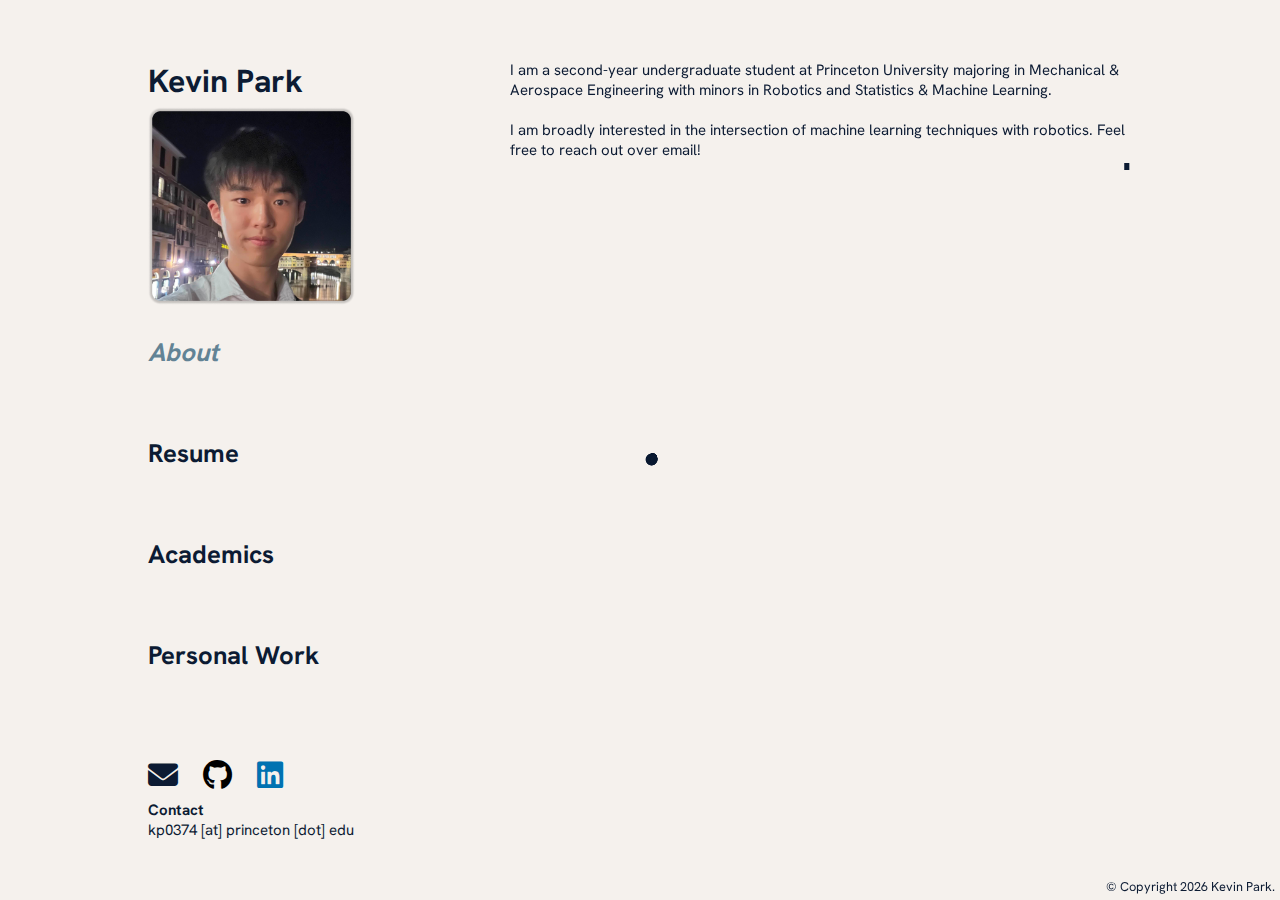
<file: index.html>
<!DOCTYPE html>
<html lang="en">
<head>
    <meta charset="UTF-8">
    <meta name="viewport" content="width=device-width, initial-scale=1.0">
    <title>Kevin Park's Portfolio</title>
    <link rel="icon" type="image/x-icon" href="media/robot.svg">
    <link rel="apple-touch-icon" href="media/robot.svg">
    <!-- Updated CSS link to reflect folder structure -->
    <link rel="stylesheet" href="css/styles.css">
</head>
<body>
    <canvas></canvas>

    <div class="main-container">
        <div class="left-content">
            <!-- Left side content -->
            <div id="my-name">Kevin Park</div>
            <img src="media/kevinprofile.png" id="my-profile"></img>

            <a class="navlink" id="navlink-selected">About</a>
            <a class="navlink" href="resume.html">Resume</a>
            <a class="navlink" href="academics.html">Academics</a>
            <a class="navlink" href="personalwork.html">Personal Work</a>

            <div style="margin-top:20px;flex-direction:row;gap:25px;display:flex;">
                <a id="email-icon" href="mailto:kp0374@princeton.edu">&#xf0e0</a>
                <a id="github-icon" href="https://github.com/Kev-Park">&#xf09b</a>
                <a id="linkedin-icon" href="https://linkedin.com/in/kev-pk">&#xf08c</a>
            </div>

            <div id="email-info">
                <b>Contact</b>
                <p>kp0374 [at] princeton [dot] edu</p>
            </div>
                
        </div>
        
        <div class="right-content">
            <!-- Right side content with many items to demonstrate scrolling -->
            <p class="content-text end-page">I am a second-year undergraduate student at Princeton University majoring in Mechanical & Aerospace Engineering with minors in Robotics and Statistics & Machine Learning.<br><br>I am broadly interested in the intersection of machine learning techniques with robotics. Feel free to reach out over email!</p>
            
        </div>
    </div>

    <!-- Updated JavaScript link to reflect folder structure -->
    <script src="js/script.js"></script>

    <div id="copyright">© Copyright <script>document.write(new Date().getFullYear())</script> Kevin Park.</div>
</body>
</html>
</file>
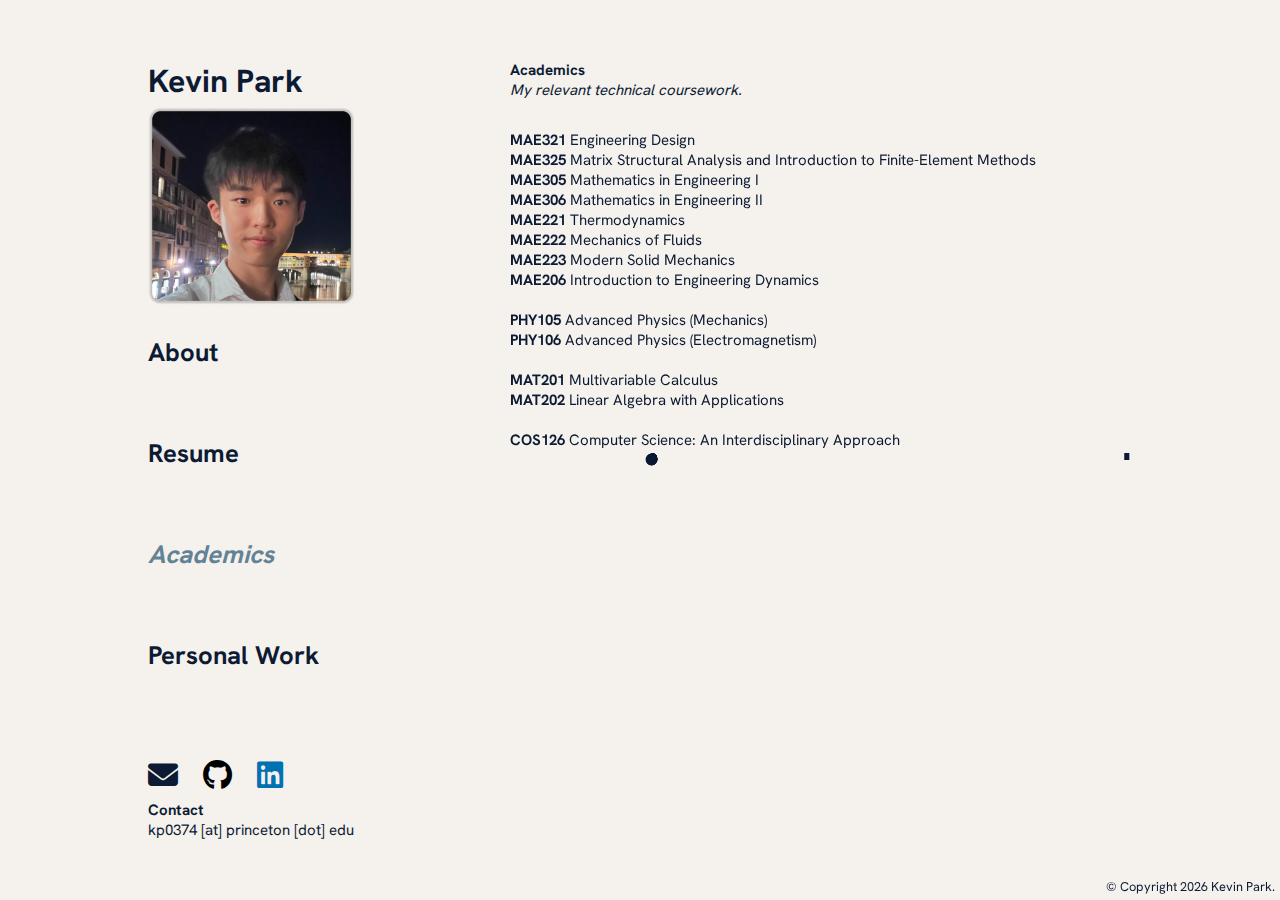
<file: academics.html>
<!DOCTYPE html>
<html lang="en">
<head>
    <meta charset="UTF-8">
    <meta name="viewport" content="width=device-width, initial-scale=1.0">
    <title>Kevin Park's Portfolio - Academics</title>
    <link rel="icon" type="image/x-icon" href="media/robot.svg">
    <link rel="apple-touch-icon" href="media/robot.svg">
    <!-- Updated CSS link to reflect folder structure -->
    <link rel="stylesheet" href="css/styles.css">
</head>
<body>
    <canvas></canvas>

    <div class="main-container">
        <div class="left-content">
            <!-- Left side content -->
            <div id="my-name">Kevin Park</div>
            <img src="media/kevinprofile.png" id="my-profile"></img>

            <a class="navlink" href="index.html">About</a>
            <a class="navlink" href="resume.html">Resume</a>
            <a class="navlink" id="navlink-selected">Academics</a>
            <a class="navlink"href="personalwork.html">Personal Work</a>

            <div style="margin-top:20px;flex-direction:row;gap:25px;display:flex;">
                <a id="email-icon" href="mailto:kp0374@princeton.edu">&#xf0e0</a>
                <a id="github-icon" href="https://github.com/Kev-Park">&#xf09b</a>
                <a id="linkedin-icon" href="https://linkedin.com/in/kev-pk">&#xf08c</a>
            </div>

            <div id="email-info">
                <b>Contact</b>
                <p>kp0374 [at] princeton [dot] edu</p>
            </div>
                
        </div>
        
        <div class="right-content">
            <!-- Right side content with many items to demonstrate scrolling -->

            <p class="content-text"><b>Academics</b><br><i>My relevant technical coursework.</i></p>
            <p class="content-text end-page">
                <b>MAE321</b> Engineering Design <br>
                <b>MAE325</b> Matrix Structural Analysis and Introduction to Finite-Element Methods <br>
                <b>MAE305</b> Mathematics in Engineering I <br>
                <b>MAE306</b> Mathematics in Engineering II <br>
                <b>MAE221</b> Thermodynamics <br>
                <b>MAE222</b> Mechanics of Fluids <br>
                <b>MAE223</b> Modern Solid Mechanics <br>
                <b>MAE206</b> Introduction to Engineering Dynamics <br><br>
                <b>PHY105</b> Advanced Physics (Mechanics) <br>
                <b>PHY106</b> Advanced Physics (Electromagnetism) <br><br>
                <b>MAT201</b> Multivariable Calculus <br>
                <b>MAT202</b> Linear Algebra with Applications <br><br>
                <b>COS126</b> Computer Science: An Interdisciplinary Approach
            </p>
            
        </div>
    </div>

    <!-- Updated JavaScript link to reflect folder structure -->
    <script src="js/script.js"></script>

    <div id="copyright">© Copyright <script>document.write(new Date().getFullYear())</script> Kevin Park.</div>
</body>
</html>
</file>
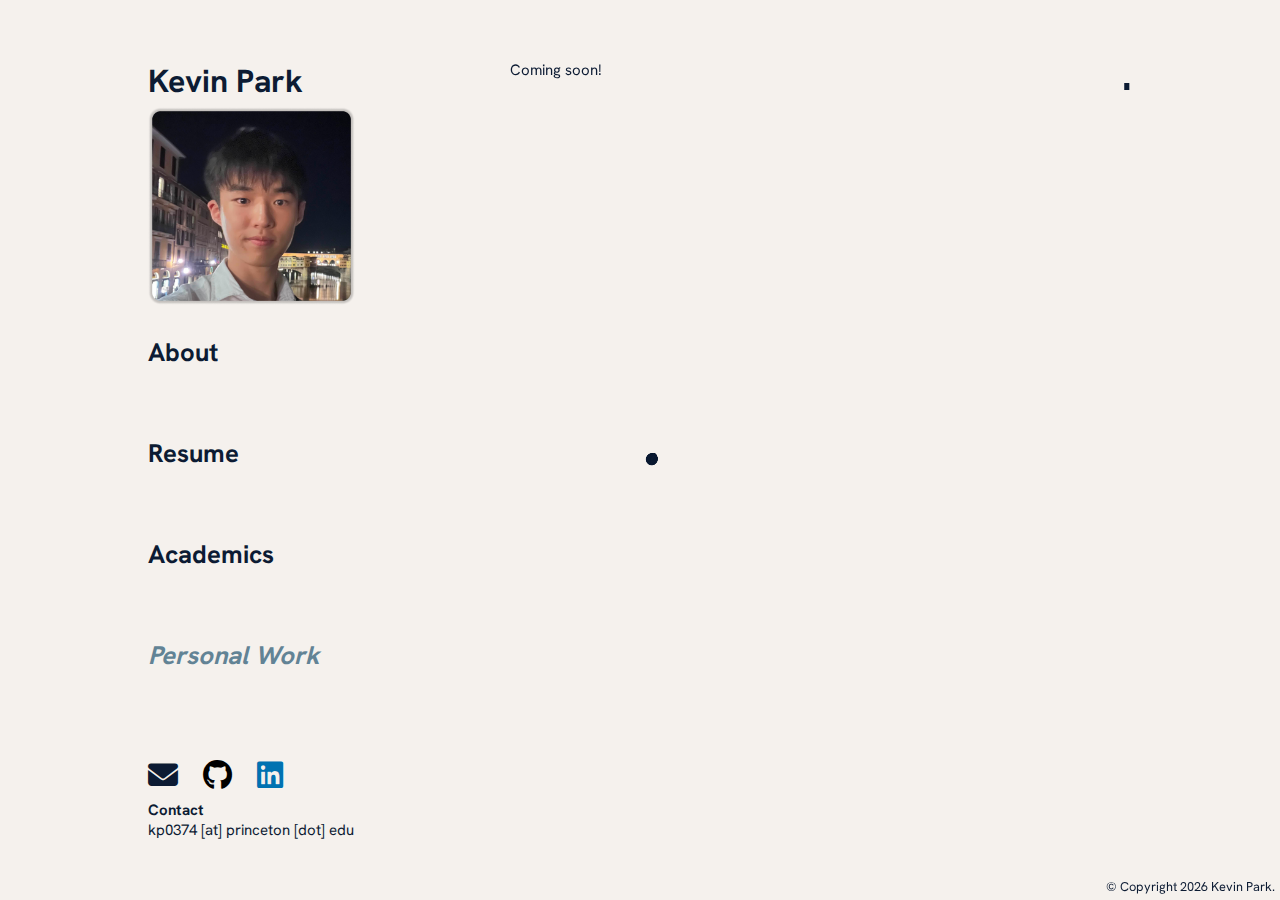
<file: personalwork.html>
<!DOCTYPE html>
<html lang="en">
<head>
    <meta charset="UTF-8">
    <meta name="viewport" content="width=device-width, initial-scale=1.0">
    <title>Kevin Park's Portfolio - Personal Work</title>
    <link rel="icon" type="image/x-icon" href="media/robot.svg">
    <link rel="apple-touch-icon" href="media/robot.svg">
    <!-- Updated CSS link to reflect folder structure -->
    <link rel="stylesheet" href="css/styles.css">
</head>
<body>
    <canvas></canvas>

    <div class="main-container">
        <div class="left-content">
            <!-- Left side content -->
            <div id="my-name">Kevin Park</div>
            <img src="media/kevinprofile.png" id="my-profile"></img>

            <a class="navlink" href="index.html">About</a>
            <a class="navlink" href="resume.html">Resume</a>
            <a class="navlink" href="academics.html">Academics</a>
            <a class="navlink" id="navlink-selected">Personal Work</a>

            <div style="margin-top:20px;flex-direction:row;gap:25px;display:flex;">
                <a id="email-icon" href="mailto:kp0374@princeton.edu">&#xf0e0</a>
                <a id="github-icon" href="https://github.com/Kev-Park">&#xf09b</a>
                <a id="linkedin-icon" href="https://linkedin.com/in/kev-pk">&#xf08c</a>
            </div>

            <div id="email-info">
                <b>Contact</b>
                <p>kp0374 [at] princeton [dot] edu</p>
            </div>
                
        </div>
        
        <div class="right-content">
            <!-- Right side content with many items to demonstrate scrolling -->
            <p class="content-text end-page">Coming soon!</p>
            
        </div>
    </div>

    <!-- Updated JavaScript link to reflect folder structure -->
    <script src="js/script.js"></script>

    <div id="copyright">© Copyright <script>document.write(new Date().getFullYear())</script> Kevin Park.</div>
</body>
</html>
</file>
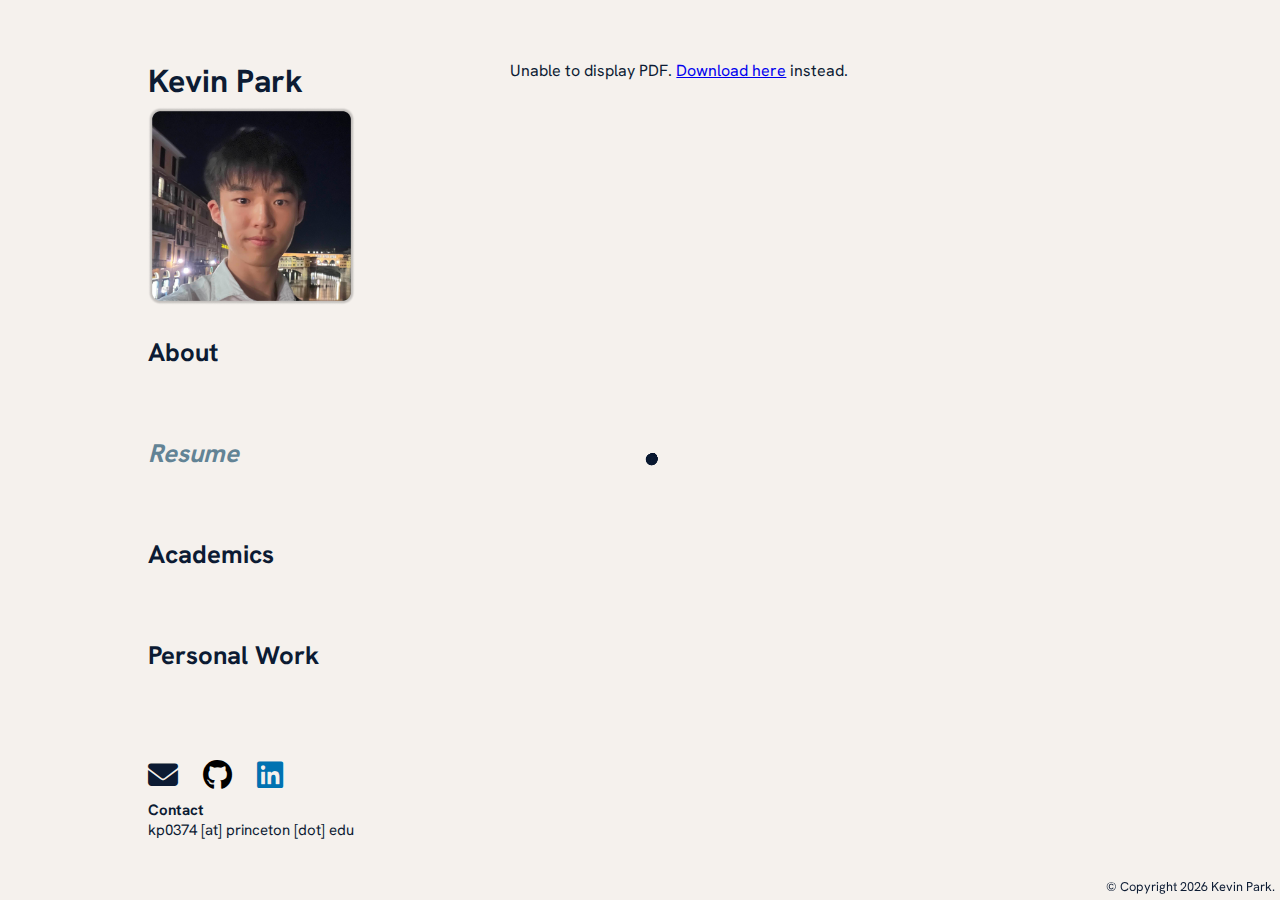
<file: resume.html>
<!DOCTYPE html>
<html lang="en">
<head>
    <meta charset="UTF-8">
    <meta name="viewport" content="width=device-width, initial-scale=1.0">
    <title>Kevin Park's Portfolio - Resume</title>
    <link rel="icon" type="image/x-icon" href="media/robot.svg">
    <link rel="apple-touch-icon" href="media/robot.svg">
    <!-- Updated CSS link to reflect folder structure -->
    <link rel="stylesheet" href="css/styles.css">
</head>
<body>
    <canvas></canvas>

    <div class="main-container">
        <div class="left-content">
            <!-- Left side content -->
            <div id="my-name">Kevin Park</div>
            <img src="media/kevinprofile.png" id="my-profile"></img>

            <a class="navlink" href="index.html">About</a>
            <a class="navlink" id="navlink-selected">Resume</a>
            <a class="navlink" href="academics.html">Academics</a>
            <a class="navlink" href="personalwork.html">Personal Work</a>

            <div style="margin-top:20px;flex-direction:row;gap:25px;display:flex;">
                <a id="email-icon" href="mailto:kp0374@princeton.edu">&#xf0e0</a>
                <a id="github-icon" href="https://github.com/Kev-Park">&#xf09b</a>
                <a id="linkedin-icon" href="https://linkedin.com/in/kev-pk">&#xf08c</a>
            </div>

            <div id="email-info">
                <b>Contact</b>
                <p>kp0374 [at] princeton [dot] edu</p>
            </div>
                
        </div>
        
        <div class="right-content">
            <!-- Right side content with many items to demonstrate scrolling -->
            
            
            <object data="media/resume.pdf" type="application/pdf" style="height:90%;width:100%;min-height:600px;">
                <p>Unable to display PDF. <a href="media/resume.pdf">Download here</a> instead.</p>
            </object>

        </div>
    </div>

    <!-- Updated JavaScript link to reflect folder structure -->
    <script src="js/script.js"></script>

    <div id="copyright">© Copyright <script>document.write(new Date().getFullYear())</script> Kevin Park.</div>
</body>
</html>
</file>
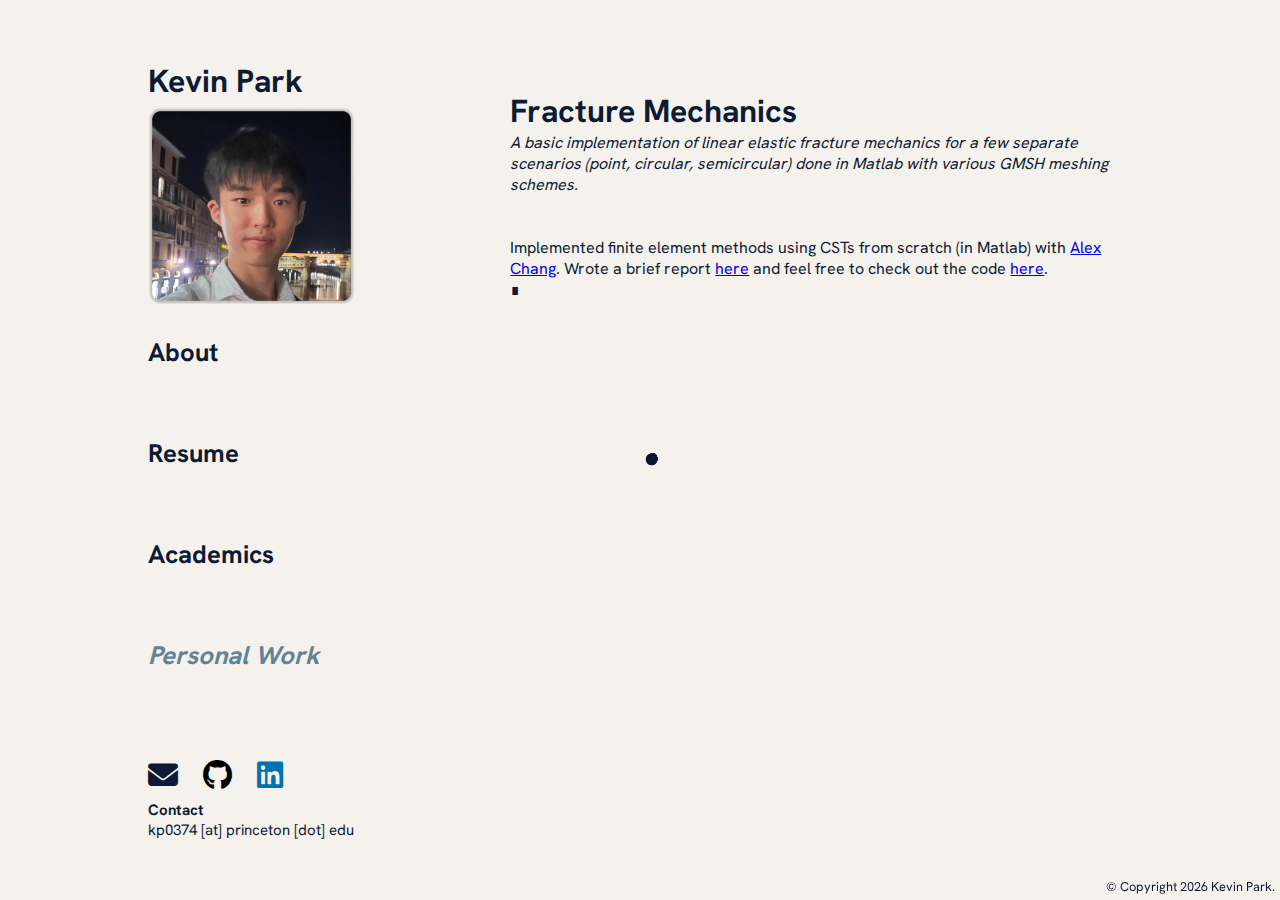
<file: personal/fracturemechanics.html>
<!DOCTYPE html>
<html lang="en">
<head>
    <meta charset="UTF-8">
    <meta name="viewport" content="width=device-width, initial-scale=1.0">
    <title>Kevin Park's Portfolio - Personal Work</title>
    <link rel="icon" type="image/x-icon" href="../media/robot.svg">
    <link rel="apple-touch-icon" href="../media/robot.svg">
    <!-- Updated CSS link to reflect folder structure -->
    <link rel="stylesheet" href="../css/styles.css">
</head>
<body>
    <canvas></canvas>

    <div class="main-container">
        <div class="left-content">
            <!-- Left side content -->
            <div id="my-name">Kevin Park</div>
            <img src="../media/kevinprofile.png" id="my-profile"></img>

            <a class="navlink" href="../index.html">About</a>
            <a class="navlink" href="../resume.html">Resume</a>
            <a class="navlink" href="../academics.html">Academics</a>
            <a class="navlink" id="navlink-selected" href="../personalwork.html">Personal Work</a>

            <div style="margin-top:20px;flex-direction:row;gap:25px;display:flex;">
                <a id="email-icon" href="mailto:kp0374@princeton.edu">&#xf0e0</a>
                <a id="github-icon" href="https://github.com/Kev-Park">&#xf09b</a>
                <a id="linkedin-icon" href="https://linkedin.com/in/kev-pk">&#xf08c</a>
            </div>

            <div id="email-info">
                <b>Contact</b>
                <p>kp0374 [at] princeton [dot] edu</p>
            </div>
                
        </div>
        
        <div class="right-content">
            <!-- Right side content with many items to demonstrate scrolling -->
            <p class="content-text">

                <h1>Fracture Mechanics</h1>
                <i>A basic implementation of linear elastic fracture mechanics for a few separate scenarios (point, circular, semicircular) done in Matlab with various GMSH meshing schemes.</i><br><br><br>

                Implemented finite element methods using CSTs from scratch (in Matlab) with <a class="hyperlink" href="https://www.linkedin.com/in/alexchang22">Alex Chang</a>. Wrote a brief report <a class="hyperlink" href="https://github.com/Kev-Park/fracturemechanics/blob/main/docs/CEE361%20Report.pdf">here</a> and feel free to check out the code <a class="hyperlink" href="https://github.com/Kev-Park/fracturemechanics">here</a>.

                <div id="end-page">∎</div>
            </p>
            
        </div>
    </div>

    <!-- Updated JavaScript link to reflect folder structure -->
    <script src="../js/script.js"></script>

    <div id="copyright">© Copyright <script>document.write(new Date().getFullYear())</script> Kevin Park.</div>
</body>
</html>
</file>
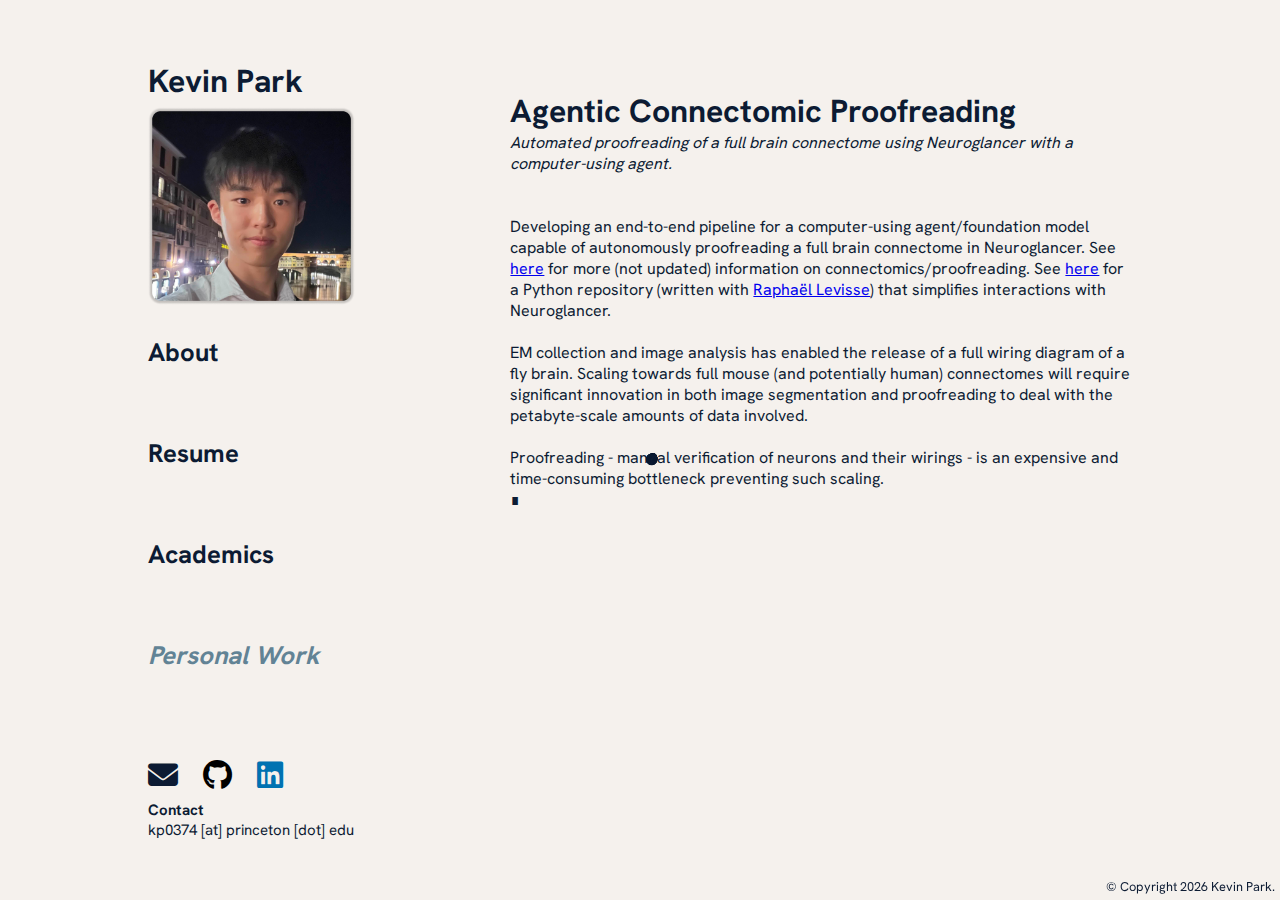
<file: personal/proofreading.html>
<!DOCTYPE html>
<html lang="en">
<head>
    <meta charset="UTF-8">
    <meta name="viewport" content="width=device-width, initial-scale=1.0">
    <title>Kevin Park's Portfolio - Personal Work</title>
    <link rel="icon" type="image/x-icon" href="../media/robot.svg">
    <link rel="apple-touch-icon" href="../media/robot.svg">
    <!-- Updated CSS link to reflect folder structure -->
    <link rel="stylesheet" href="../css/styles.css">
</head>
<body>
    <canvas></canvas>

    <div class="main-container">
        <div class="left-content">
            <!-- Left side content -->
            <div id="my-name">Kevin Park</div>
            <img src="../media/kevinprofile.png" id="my-profile"></img>

            <a class="navlink" href="../index.html">About</a>
            <a class="navlink" href="../resume.html">Resume</a>
            <a class="navlink" href="../academics.html">Academics</a>
            <a class="navlink" id="navlink-selected" href="../personalwork.html">Personal Work</a>

            <div style="margin-top:20px;flex-direction:row;gap:25px;display:flex;">
                <a id="email-icon" href="mailto:kp0374@princeton.edu">&#xf0e0</a>
                <a id="github-icon" href="https://github.com/Kev-Park">&#xf09b</a>
                <a id="linkedin-icon" href="https://linkedin.com/in/kev-pk">&#xf08c</a>
            </div>

            <div id="email-info">
                <b>Contact</b>
                <p>kp0374 [at] princeton [dot] edu</p>
            </div>
                
        </div>
        
        <div class="right-content">
            <!-- Right side content with many items to demonstrate scrolling -->
            <p class="content-text">

                <h1>Agentic Connectomic Proofreading</h1>
                <i>Automated proofreading of a full brain connectome using Neuroglancer with a computer-using agent.</i><br><br><br>

                Developing an end-to-end pipeline for a computer-using agent/foundation model capable of autonomously proofreading a full brain connectome in Neuroglancer. See <a class="hyperlink" href="https://kev-park.github.io/neurogym-docs/">here</a> for more (not updated) information on connectomics/proofreading. See <a class="hyperlink" href="https://github.com/seung-lab/ngl_bench/">here</a> for a Python repository (written with <a class="hyperlink" href="https://raphaellevisse.github.io/">Raphaël Levisse</a>) that simplifies interactions with Neuroglancer.<br><br>

                EM collection and image analysis has enabled the release of a full wiring diagram of a fly brain. Scaling towards full mouse (and potentially human) connectomes will require significant innovation in both image segmentation and proofreading to deal with the petabyte-scale amounts of data involved.<br><br>

                Proofreading - manual verification of neurons and their wirings - is an expensive and time-consuming bottleneck preventing such scaling.

                <div id="end-page">∎</div>
            </p>
            
        </div>
    </div>

    <!-- Updated JavaScript link to reflect folder structure -->
    <script src="../js/script.js"></script>

    <div id="copyright">© Copyright <script>document.write(new Date().getFullYear())</script> Kevin Park.</div>
</body>
</html>
</file>
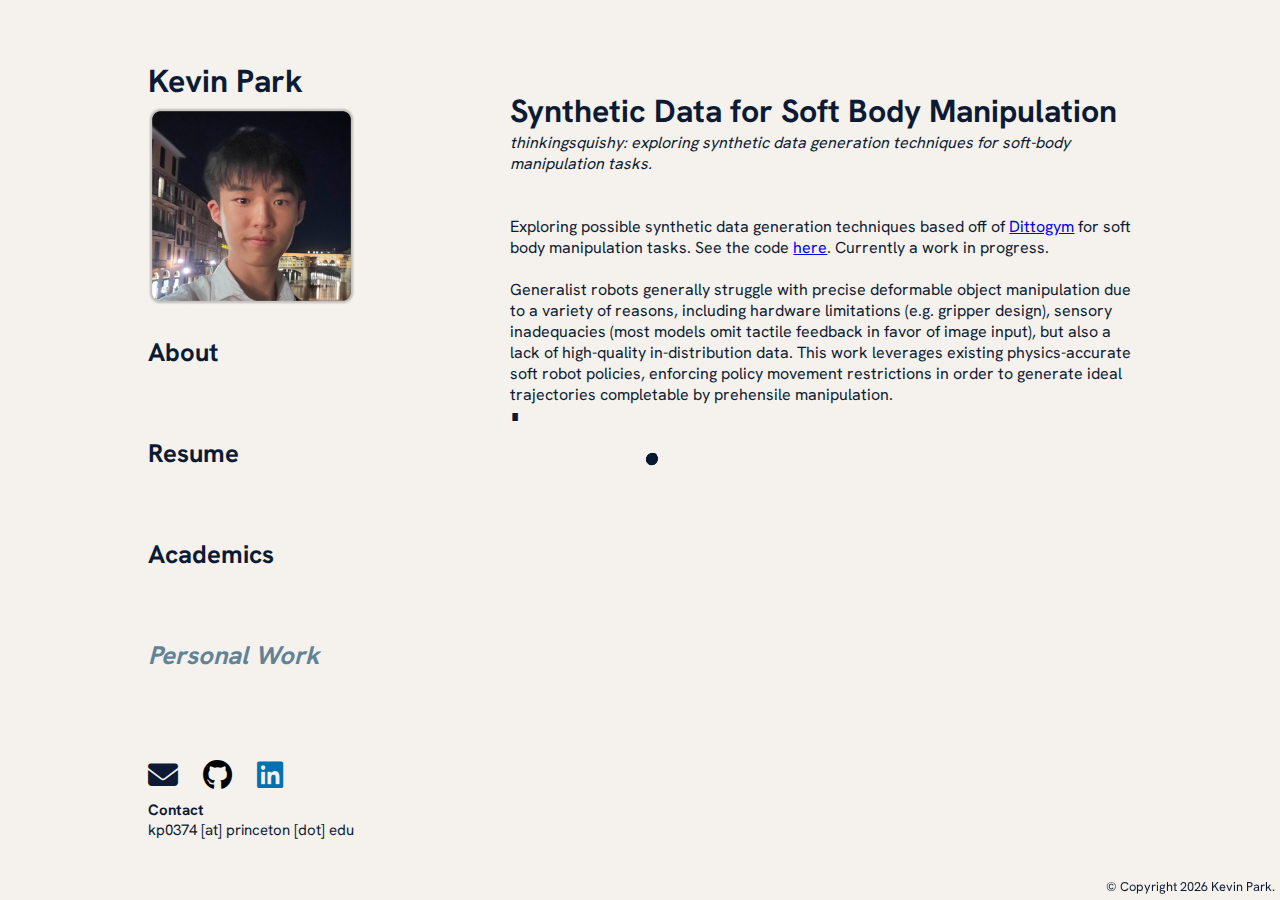
<file: personal/syntheticsoftbody.html>
<!DOCTYPE html>
<html lang="en">
<head>
    <meta charset="UTF-8">
    <meta name="viewport" content="width=device-width, initial-scale=1.0">
    <title>Kevin Park's Portfolio - Personal Work</title>
    <link rel="icon" type="image/x-icon" href="../media/robot.svg">
    <link rel="apple-touch-icon" href="../media/robot.svg">
    <!-- Updated CSS link to reflect folder structure -->
    <link rel="stylesheet" href="../css/styles.css">
</head>
<body>
    <canvas></canvas>

    <div class="main-container">
        <div class="left-content">
            <!-- Left side content -->
            <div id="my-name">Kevin Park</div>
            <img src="../media/kevinprofile.png" id="my-profile"></img>

            <a class="navlink" href="../index.html">About</a>
            <a class="navlink" href="../resume.html">Resume</a>
            <a class="navlink" href="../academics.html">Academics</a>
            <a class="navlink" id="navlink-selected" href="../personalwork.html">Personal Work</a>

            <div style="margin-top:20px;flex-direction:row;gap:25px;display:flex;">
                <a id="email-icon" href="mailto:kp0374@princeton.edu">&#xf0e0</a>
                <a id="github-icon" href="https://github.com/Kev-Park">&#xf09b</a>
                <a id="linkedin-icon" href="https://linkedin.com/in/kev-pk">&#xf08c</a>
            </div>

            <div id="email-info">
                <b>Contact</b>
                <p>kp0374 [at] princeton [dot] edu</p>
            </div>
                
        </div>
        
        <div class="right-content">
            <!-- Right side content with many items to demonstrate scrolling -->
            <p class="content-text">

                <h1>Synthetic Data for Soft Body Manipulation</h1>
                <i>thinkingsquishy: exploring synthetic data generation techniques for soft-body manipulation tasks.</i><br><br><br>

                Exploring possible synthetic data generation techniques based off of <a class="hyperlink" href="https://arxiv.org/pdf/2401.13231">Dittogym</a> for soft body manipulation tasks. See the code <a class="hyperlink" href="https://github.com/Alex-Lee-Chang/thinkingsquishy">here</a>. Currently a work in progress.<br><br> 
                
                Generalist robots generally struggle with precise deformable object manipulation due to a variety of reasons, including hardware limitations (e.g. gripper design), sensory inadequacies (most models omit tactile feedback in favor of image input), but also a lack of high-quality in-distribution data. This work leverages existing physics-accurate soft robot policies, enforcing policy movement restrictions in order to generate ideal trajectories completable by prehensile manipulation.

                <div id="end-page">∎</div>
            </p>
            
        </div>
    </div>

    <!-- Updated JavaScript link to reflect folder structure -->
    <script src="../js/script.js"></script>

    <div id="copyright">© Copyright <script>document.write(new Date().getFullYear())</script> Kevin Park.</div>
</body>
</html>
</file>
<file: css/styles.css>
/* Reset and base styles */
* {
  margin: 0;
  padding: 0;
  box-sizing: border-box;
}



canvas {
  position: fixed;
  top: 0;
  left: 0;
  pointer-events: none;
}

@font-face {
  font-family: 'Hanken Grotesk';
  src: url('../fonts/HankenGrotesk-VariableFont_wght.ttf') format('truetype');
}

@font-face {
  font-family: 'FontAwesomeBrands';
  src: url('../fonts/fa-brands-400.ttf') format('truetype');
}

@font-face {
  font-family: 'FontAwesome';
  src: url('../fonts/fa-solid-900.ttf') format('truetype');
}

body {
  font-family: 'Hanken Grotesk', sans-serif;
  color: #0C1B33;
  background-color: #F5F1ED;
  display: flex;
  justify-content: center;
  min-height: 100vh;
  padding: 40px 0; /* Vertical body padding */
  cursor:none;
  position:relative;
}

/* Main container styles */
.main-container {
  width: 80%;
  display: flex;
  height: calc(100vh - 80px); /* Subtract body padding from viewport height */
  max-height: calc(100vh - 80px);
  gap: 9vw;
}

/* Left and right content styles */
.left-content, .right-content {
  padding: 20px;
}

.left-content {
  flex: 1;
  overflow: hidden; /* Prevent left content from scrolling */
  flex-direction: column;
  display: flex;
  text-align:left;
}

.right-content {
  flex: 3;
  overflow-y: auto; /* Enable scrolling only for right content */
  max-height: 100%; /* Ensure it doesn't exceed container height */

}

#my-name {
  font-weight: 700;
  white-space: nowrap;
  margin-bottom: 5px;
  font-size: clamp(30px,2.5vw,100px);
}

#my-profile {
  width: 100%;
  margin-bottom: 30px;
}

.navlink {
  flex: 1;
  font-weight: 700;
  white-space: nowrap;
  margin-bottom: 5px;
  font-size: clamp(20px,2.0vw,100px);
  text-decoration: none;
  color: #0C1B33;
}

#navlink-selected {
  color: #628395;
  font-style: italic;
  text-decoration: none;
}

#email-icon {
  font-family: "FontAwesome";
  color: #0C1B33;
  font-size: clamp(30px,2.0vw,100px);
  text-decoration: none;
}

#github-icon {
  font-family: "FontAwesomeBrands";
  color: black;
  font-size: clamp(30px,2.0vw,100px);
  text-decoration: none;
}

#linkedin-icon {
  font-family: "FontAwesomeBrands";
  color: #0072b1;
  font-size: clamp(30px,2.0vw,100px);
  text-decoration: none;
}

#email-info {
  margin-top:10px;
  font-size: clamp(15px,1.0vw,100px);
}

/* Example content styles */
.content-text {
  margin-bottom: 30px;
  font-size: clamp(15px,1.15vw,100px);
}

.end-page {
  position: relative;
}
.end-page::after {
  content: "∎";          /* The character to append */
  position: absolute;    /* Absolute position relative to the parent */
  right: 0px;              /* Align to the right */
  bottom: -1em;             /* Align to the bottom */
  color: #0C1B33;
  font-size: clamp(15px,1.15vw,100px);
  pointer-events: none;
}


#copyright {
  position:absolute;
  bottom:0;
  right:0;
  margin:5px;
  font-size:0.8em; 
}

/* Mobile responsiveness */

@media screen and (max-width: 1045px) {

  canvas {
    visibility: hidden;
  }

  body {
      padding: 20px 0; 
      cursor: auto;
  }

  #my-profile {
    width: clamp(0px,60%,300px);
    aspect-ratio: 338/323;
  }

  .main-container {
      flex-direction: column;
      width: 80%;
      height: auto; 
      max-height: none;
      gap: 20px;
  }

  .left-content, .right-content {
      width: 100%;
      max-height: none;
      overflow: visible;
  }

  .left-content {
      align-items:center;
      text-align:center;
  }

  .right-content {
      overflow-y: visible;
  }

}
</file>
